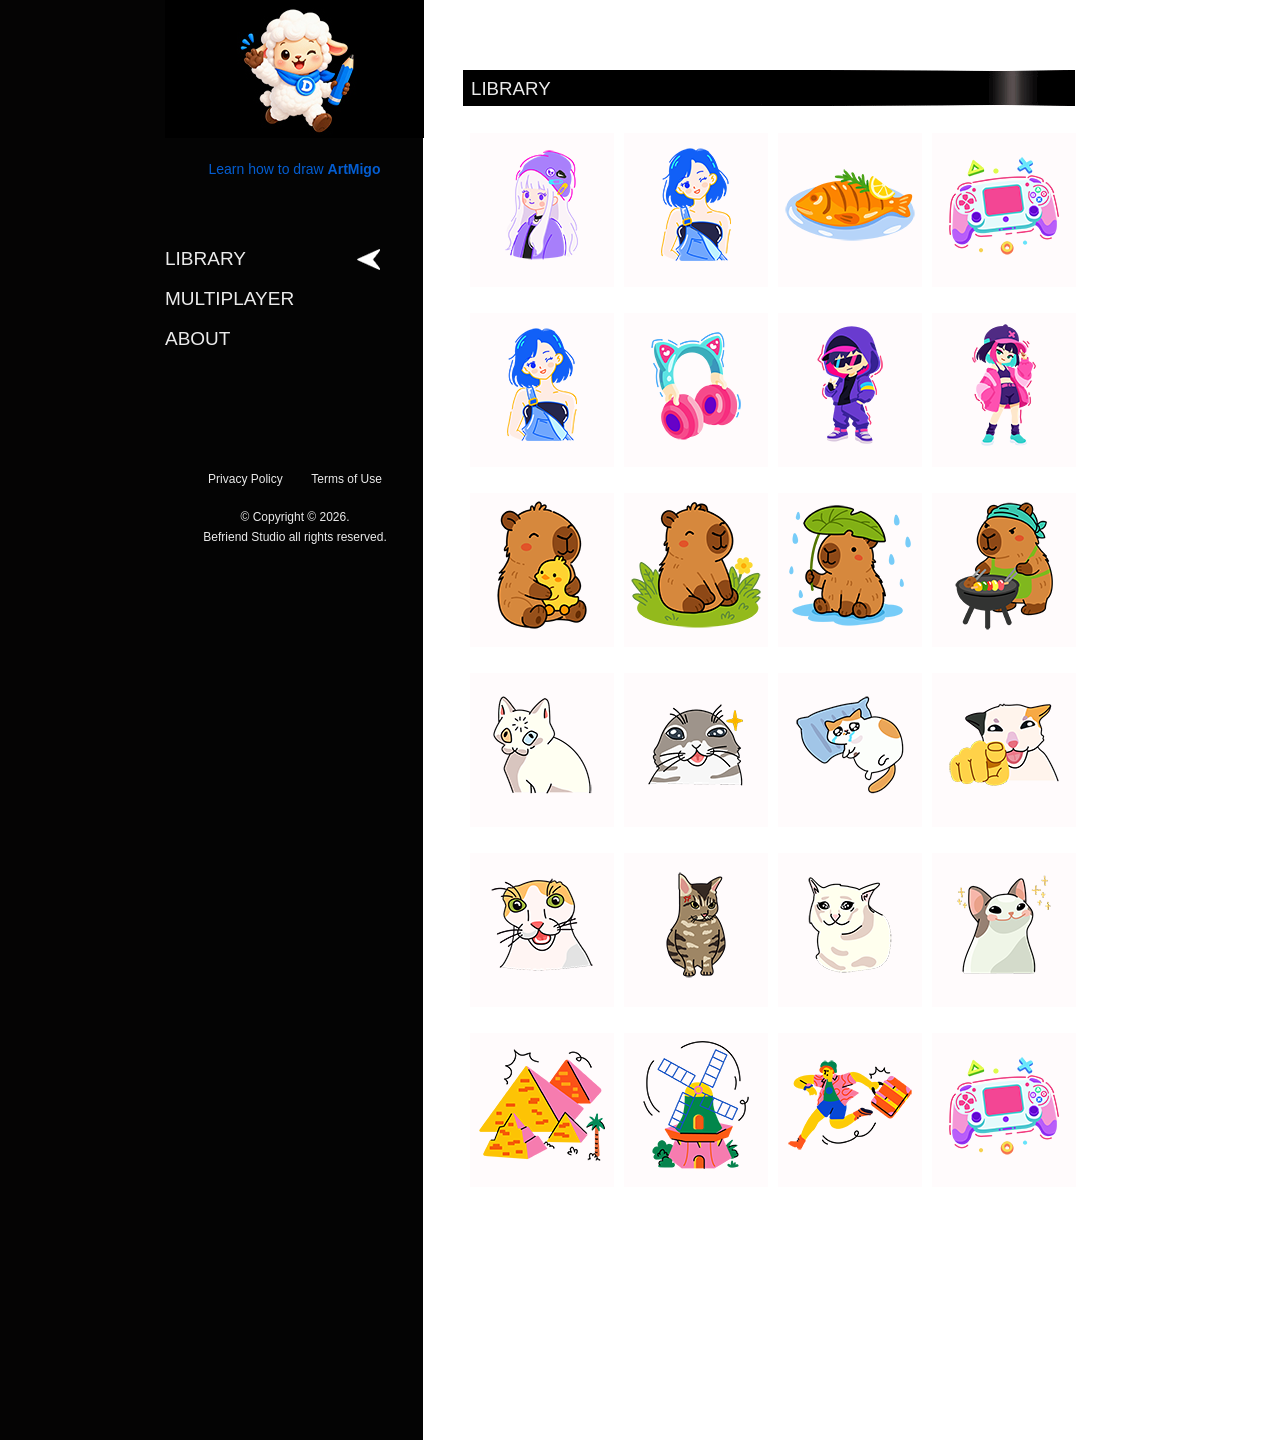
<file: index.html>
<!DOCTYPE html>
<html lang="en">

<head>
    <meta http-equiv="Content-Type" content="text/html; charset=utf-8" />

    <title>ArtMigo: Learn how to draw</title>

    <link rel="stylesheet"
          href="css/style.css"
          type="text/css"
          charset="utf-8" />
</head>


<body>

    <span id="background"></span>


    <div id="page">


        <!-- =========================
             SIDEBAR
        ========================== -->

        <div id="sidebar">


            <!-- LOGO -->

            <div id="logo">

                <a href="index.html">
                    Learn how to draw <b>ArtMigo</b>
                </a>

            </div>
            <!-- /#logo -->


            <!-- MAIN NAVIGATION -->

            <ul id="navigation">

                <li class="selected">
                    <a href="index.html">
                        Library
                    </a>
                </li>


                <li>
                    <a href="images.html">
                        Multiplayer
                    </a>
                </li>


                <li>
                    <a href="about.html">
                        About
                    </a>
                </li>

            </ul>
            <!-- /#navigation -->


            <!-- LEGAL LINKS -->

            <div class="legal-links">

                <a href="privacy-policy.html">
                    Privacy Policy
                </a>


                <a href="terms-of-use.html">
                    Terms of Use
                </a>

            </div>
            <!-- /.legal-links -->


            <!-- FOOTER -->

            <div class="footer">

                &copy; Copyright &copy; 2026.

                <br />

                <a href="index.html">
                    Befriend Studio
                </a>

                all rights reserved.

            </div>
            <!-- /.footer -->


        </div>
        <!-- /#sidebar -->


        <!-- =========================
             MAIN CONTENT
        ========================== -->

        <div id="contents">


            <h3>Library</h3>


            <ul class="images">


                <!-- ROW 1 -->

                <li>
                    <img src="images/Harajuku_4.png" alt="Harajuku" />
                </li>


                <li>
                    <img src="images/Artboard_1.png" alt="ArtMigo Drawing" />
                </li>


                <li>
                    <img src="images/daily_2.png" alt="Daily Drawing" />
                </li>


                <li>
                    <img src="images/Gaming.png" alt="Gaming" />
                </li>


                <!-- ROW 2 -->

                <li>
                    <img src="images/Artboard_1.png" alt="ArtMigo Drawing" />
                </li>


                <li>
                    <img src="images/Headphones.png" alt="Headphones" />
                </li>


                <li>
                    <img src="images/Street-Fashion-Boy.png"
                         alt="Street Fashion Boy" />
                </li>


                <li>
                    <img src="images/Street-Fashion-Girl.png"
                         alt="Street Fashion Girl" />
                </li>


                <!-- ROW 3 -->

                <li>
                    <img src="images/kapybara_2.png"
                         alt="Capybara" />
                </li>


                <li>
                    <img src="images/kapybara_4 (1).png"
                         alt="Capybara" />
                </li>


                <li>
                    <img src="images/kapybara_6.png"
                         alt="Capybara" />
                </li>


                <li>
                    <img src="images/kapybara_8.png"
                         alt="Capybara" />
                </li>


                <!-- ROW 4 -->

                <li>
                    <img src="images/Meme/image 1.png"
                         alt="Meme Drawing" />
                </li>


                <li>
                    <img src="images/Meme/image 2.png"
                         alt="Meme Drawing" />
                </li>


                <li>
                    <img src="images/Meme/image 3.png"
                         alt="Meme Drawing" />
                </li>


                <li>
                    <img src="images/Meme/image 4.png"
                         alt="Meme Drawing" />
                </li>


                <!-- ROW 5 -->

                <li>
                    <img src="images/Meme/image 5.png"
                         alt="Meme Drawing" />
                </li>


                <li>
                    <img src="images/Meme/image 6.png"
                         alt="Meme Drawing" />
                </li>


                <li>
                    <img src="images/Meme/image 7.png"
                         alt="Meme Drawing" />
                </li>


                <li>
                    <img src="images/Meme/image 41.png"
                         alt="Meme Drawing" />
                </li>


                <!-- ROW 6 -->

                <li>
                    <img src="images/Travel_2.png"
                         alt="Travel Drawing" />
                </li>


                <li>
                    <img src="images/Travel_4.png"
                         alt="Travel Drawing" />
                </li>


                <li>
                    <img src="images/Travel_9.png"
                         alt="Travel Drawing" />
                </li>


                <li>
                    <img src="images/Gaming.png"
                         alt="Gaming Drawing" />
                </li>


            </ul>
            <!-- /.images -->


        </div>
        <!-- /#contents -->


    </div>
    <!-- /#page -->


</body>

</html>
</file>
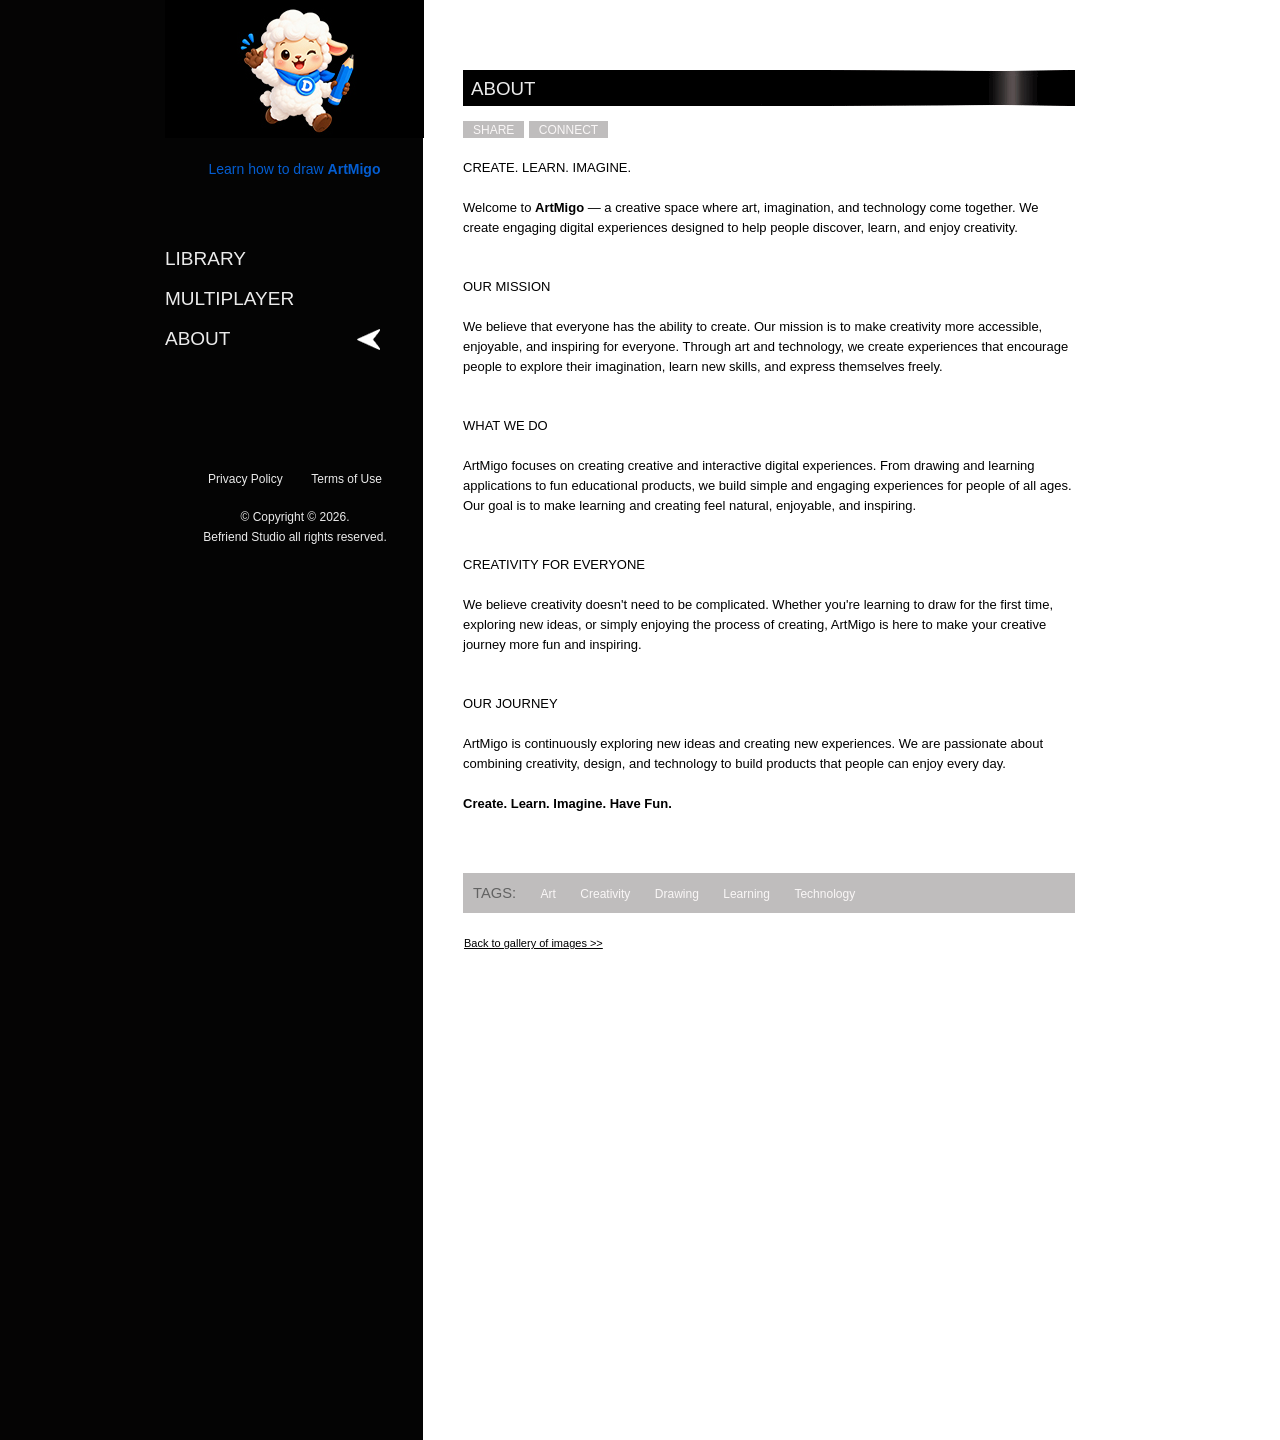
<file: about.html>
<!DOCTYPE html>
<html lang="en">
<head>
    <meta http-equiv="Content-Type" content="text/html; charset=utf-8" />
    <meta name="viewport" content="width=device-width, initial-scale=1.0" />

    <title>About | ArtMigo</title>

    <link rel="stylesheet" href="css/style.css" type="text/css" charset="utf-8" />
</head>

<body>

    <span id="background"></span>

    <div id="page">
         <!-- =========================
             SIDEBAR
        ========================== -->

        <div id="sidebar">


            <!-- LOGO -->

            <div id="logo">

                <a href="index.html">
                    Learn how to draw <b>ArtMigo</b>
                </a>

            </div>
            <!-- /#logo -->


            <!-- MAIN NAVIGATION -->

            <ul id="navigation">

                <li >
                    <a href="index.html">
                        Library
                    </a>
                </li>


                <li>
                    <a href="images.html">
                        Multiplayer
                    </a>
                </li>


                <li class="selected">
                    <a href="about.html">
                        About
                    </a>
                </li>

            </ul>
            <!-- /#navigation -->


            <!-- LEGAL LINKS -->

            <div class="legal-links">

                <a href="privacy-policy.html">
                    Privacy Policy
                </a>


                <a href="terms-of-use.html">
                    Terms of Use
                </a>

            </div>
            <!-- /.legal-links -->


            <!-- FOOTER -->

            <div class="footer">

                &copy; Copyright &copy; 2026.

                <br />

                <a href="index.html">
                    Befriend Studio
                </a>

                all rights reserved.

            </div>
            <!-- /.footer -->


        </div>
        <!-- /#sidebar -->


        <!-- Main Content -->
        <div id="contents">

            <!-- <span class="header"></span> -->

            <h3>About</h3>

            <!-- Optional Share Links -->
            <div class="links">
                <a href="#">Share</a>
                <a href="#">Connect</a>
            </div>


            <div class="about">

                <span>
                    CREATE. LEARN. IMAGINE.
                </span>

                <p>
                    Welcome to <strong>ArtMigo</strong> — a creative space
                    where art, imagination, and technology come together.
                    We create engaging digital experiences designed to help
                    people discover, learn, and enjoy creativity.
                </p>


                <span>
                    OUR MISSION
                </span>

                <p>
                    We believe that everyone has the ability to create.
                    Our mission is to make creativity more accessible,
                    enjoyable, and inspiring for everyone.
                    Through art and technology, we create experiences
                    that encourage people to explore their imagination,
                    learn new skills, and express themselves freely.
                </p>


                <span>
                    WHAT WE DO
                </span>

                <p>
                    ArtMigo focuses on creating creative and interactive
                    digital experiences. From drawing and learning
                    applications to fun educational products, we build
                    simple and engaging experiences for people of all ages.
                    Our goal is to make learning and creating feel natural,
                    enjoyable, and inspiring.
                </p>


                <span>
                    CREATIVITY FOR EVERYONE
                </span>

                <p>
                    We believe creativity doesn't need to be complicated.
                    Whether you're learning to draw for the first time,
                    exploring new ideas, or simply enjoying the process
                    of creating, ArtMigo is here to make your creative
                    journey more fun and inspiring.
                </p>


                <span>
                    OUR JOURNEY
                </span>

                <p>
                    ArtMigo is continuously exploring new ideas and creating
                    new experiences. We are passionate about combining
                    creativity, design, and technology to build products
                    that people can enjoy every day.
                    <br /><br />

                    <strong>Create. Learn. Imagine. Have Fun.</strong>
                </p>

            </div>


            <!-- Tags -->
            <div class="tags">

                <span>Tags:</span>

                <a href="#">Art</a>
                <a href="#">Creativity</a>
                <a href="#">Drawing</a>
                <a href="#">Learning</a>
                <a href="#">Technology</a>

            </div>


            <!-- Optional Gallery Images -->
            <!--
            <ul class="images">

                <li>
                    <img src="images/image1.jpg" alt="ArtMigo Artwork" />
                </li>

                <li>
                    <img src="images/image2.jpg" alt="ArtMigo Artwork" />
                </li>

                <li>
                    <img src="images/image3.jpg" alt="ArtMigo Artwork" />
                </li>

                <li>
                    <img src="images/image4.jpg" alt="ArtMigo Artwork" />
                </li>

            </ul>
            -->

            <a href="index.html" class="img-gallery">
                Back to gallery of images >>
            </a>

        </div>
        <!-- /#contents -->

    </div>
    <!-- /#page -->

</body>
</html>
</file>
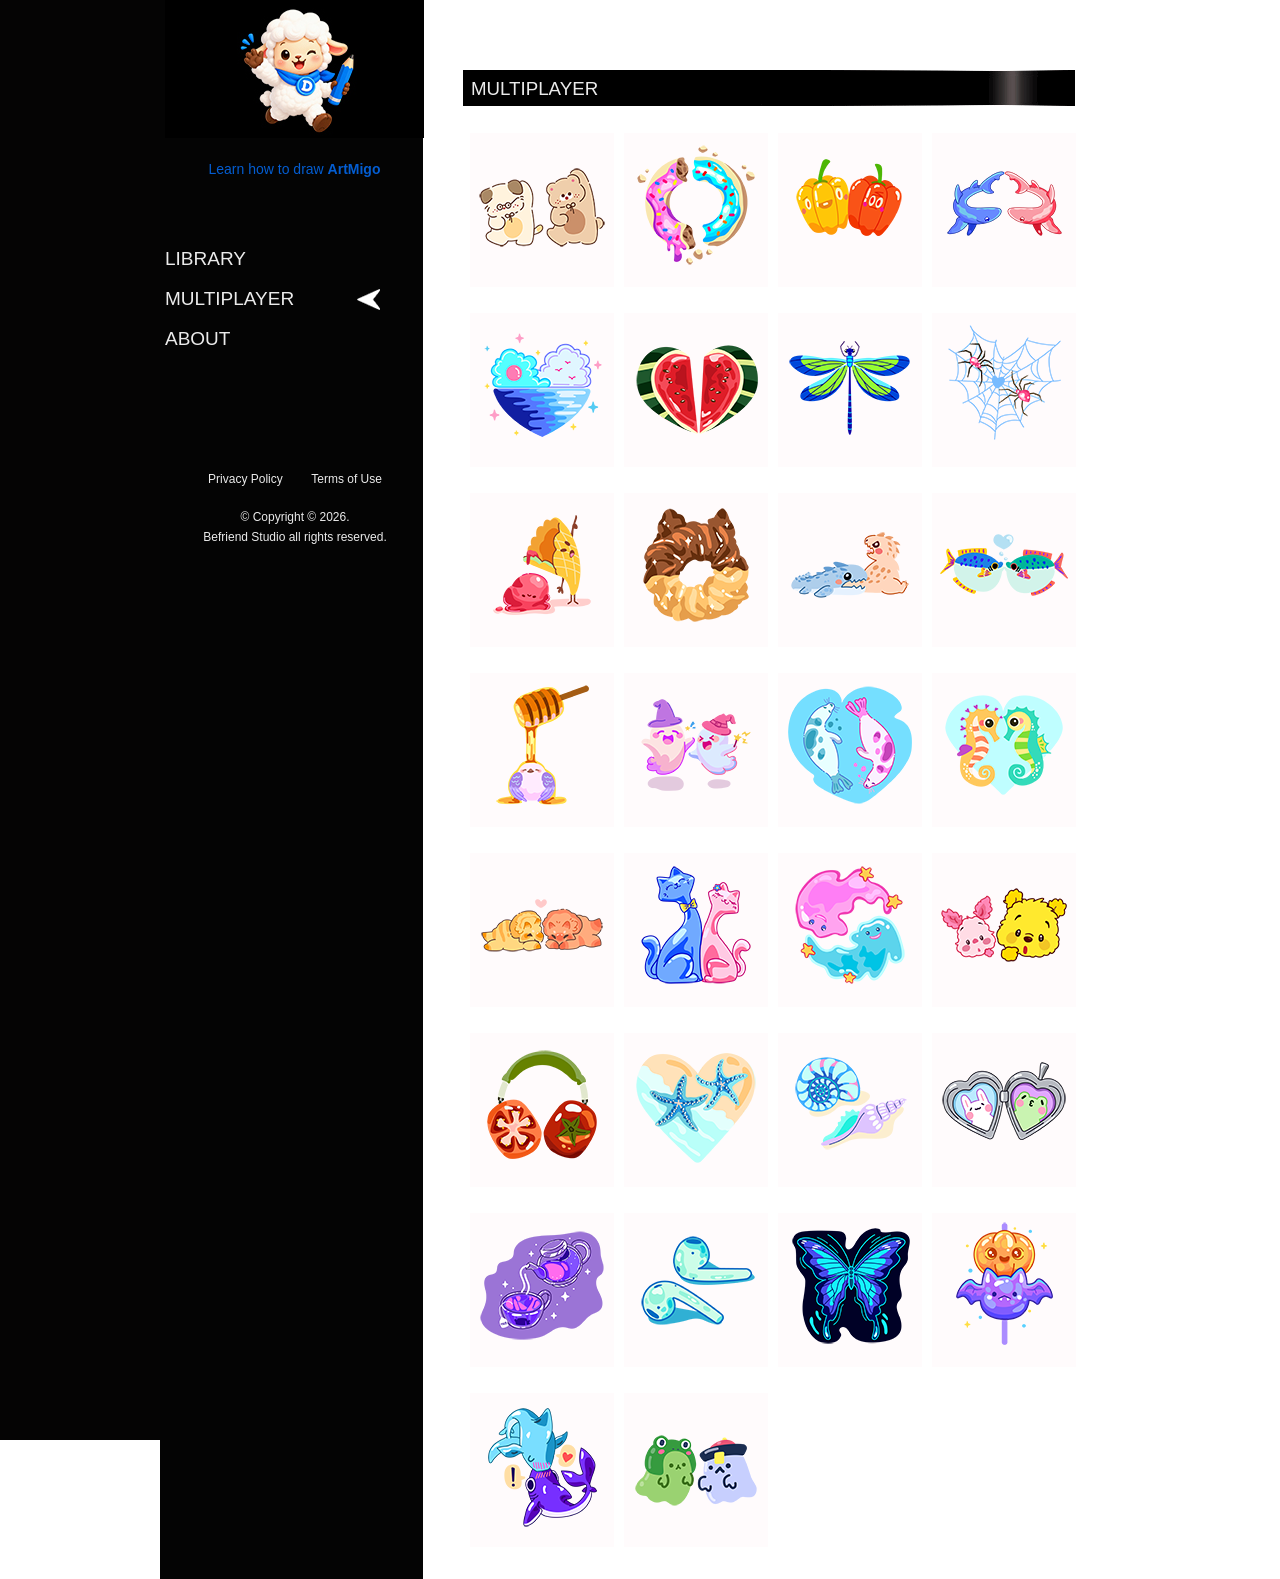
<file: images.html>
<!DOCTYPE html>
<html>
<head>
	<meta http-equiv="Content-Type" content="text/html; charset=utf-8" />
	<title>ArtMigo: Learn how to draw</title>
	<link rel="stylesheet" href="css/style.css" type="text/css" charset="utf-8" />	
</head>

<body>
	<span id="background"></span>
	<div id="page">
		 <!-- =========================
             SIDEBAR
        ========================== -->

        <div id="sidebar">


            <!-- LOGO -->

            <div id="logo">

                <a href="index.html">
                    Learn how to draw <b>ArtMigo</b>
                </a>

            </div>
            <!-- /#logo -->


            <!-- MAIN NAVIGATION -->

            <ul id="navigation">

                <li >
                    <a href="index.html">
                        Library
                    </a>
                </li>


                <li class="selected">
                    <a href="images.html">
                        Multiplayer
                    </a>
                </li>


                <li>
                    <a href="about.html">
                        About
                    </a>
                </li>

            </ul>
            <!-- /#navigation -->


            <!-- LEGAL LINKS -->

            <div class="legal-links">

                <a href="privacy-policy.html">
                    Privacy Policy
                </a>


                <a href="terms-of-use.html">
                    Terms of Use
                </a>

            </div>
            <!-- /.legal-links -->


            <!-- FOOTER -->

            <div class="footer">

                &copy; Copyright &copy; 2026.

                <br />

                <a href="index.html">
                    Befriend Studio
                </a>

                all rights reserved.

            </div>
            <!-- /.footer -->


        </div>
        <!-- /#sidebar -->
		
		<div id="contents">
			<h3>Multiplayer</h3>
			<!-- <span class="header"></span> -->
			<ul class="images">
				<li><img src="images/1.png" alt="Img" /></li>
				<li><img src="images/2.png" alt="Img" /></li>
				<li><img src="images/3.png" alt="Img" /></li>
				<li><img src="images/4.png" alt="Img" /></li>
			

				<li><img src="images/5.png" alt="Img" /></li>
				<li><img src="images/6.png" alt="Img" /></li>
				<li><img src="images/7.png" alt="Img" /></li>
				<li><img src="images/8.png" alt="Img" /></li>

				<li><img src="images/9.png" alt="Img" /></li>
				<li><img src="images/10.png" alt="Img" /></li>
				<li><img src="images/11.png" alt="Img" /></li>
				<li><img src="images/12.png" alt="Img" /></li>

				<li><img src="images/13.png" alt="Img" /></li>
				<li><img src="images/14.png" alt="Img" /></li>
				<li><img src="images/15.png" alt="Img" /></li>
				<li><img src="images/16.png" alt="Img" /></li>

				<li><img src="images/17.png" alt="Img" /></li>
				<li><img src="images/18.png" alt="Img" /></li>
				<li><img src="images/19.png" alt="Img" /></li>
				<li><img src="images/20.png" alt="Img" /></li>

				<li><img src="images/21.png" alt="Img" /></li>
				<li><img src="images/22.png" alt="Img" /></li>
				<li><img src="images/23.png" alt="Img" /></li>
				<li><img src="images/24.png" alt="Img" /></li>

					<li><img src="images/25.png" alt="Img" /></li>
				<li><img src="images/26.png" alt="Img" /></li>
				<li><img src="images/27.png" alt="Img" /></li>
				<li><img src="images/28.png" alt="Img" /></li>
				<li><img src="images/29.png" alt="Img" /></li>
				<li><img src="images/30.png" alt="Img" /></li>
			</ul>
		</div> <!-- /#contents -->
	</div> <!-- /#page -->
</body>
</html>
</file>
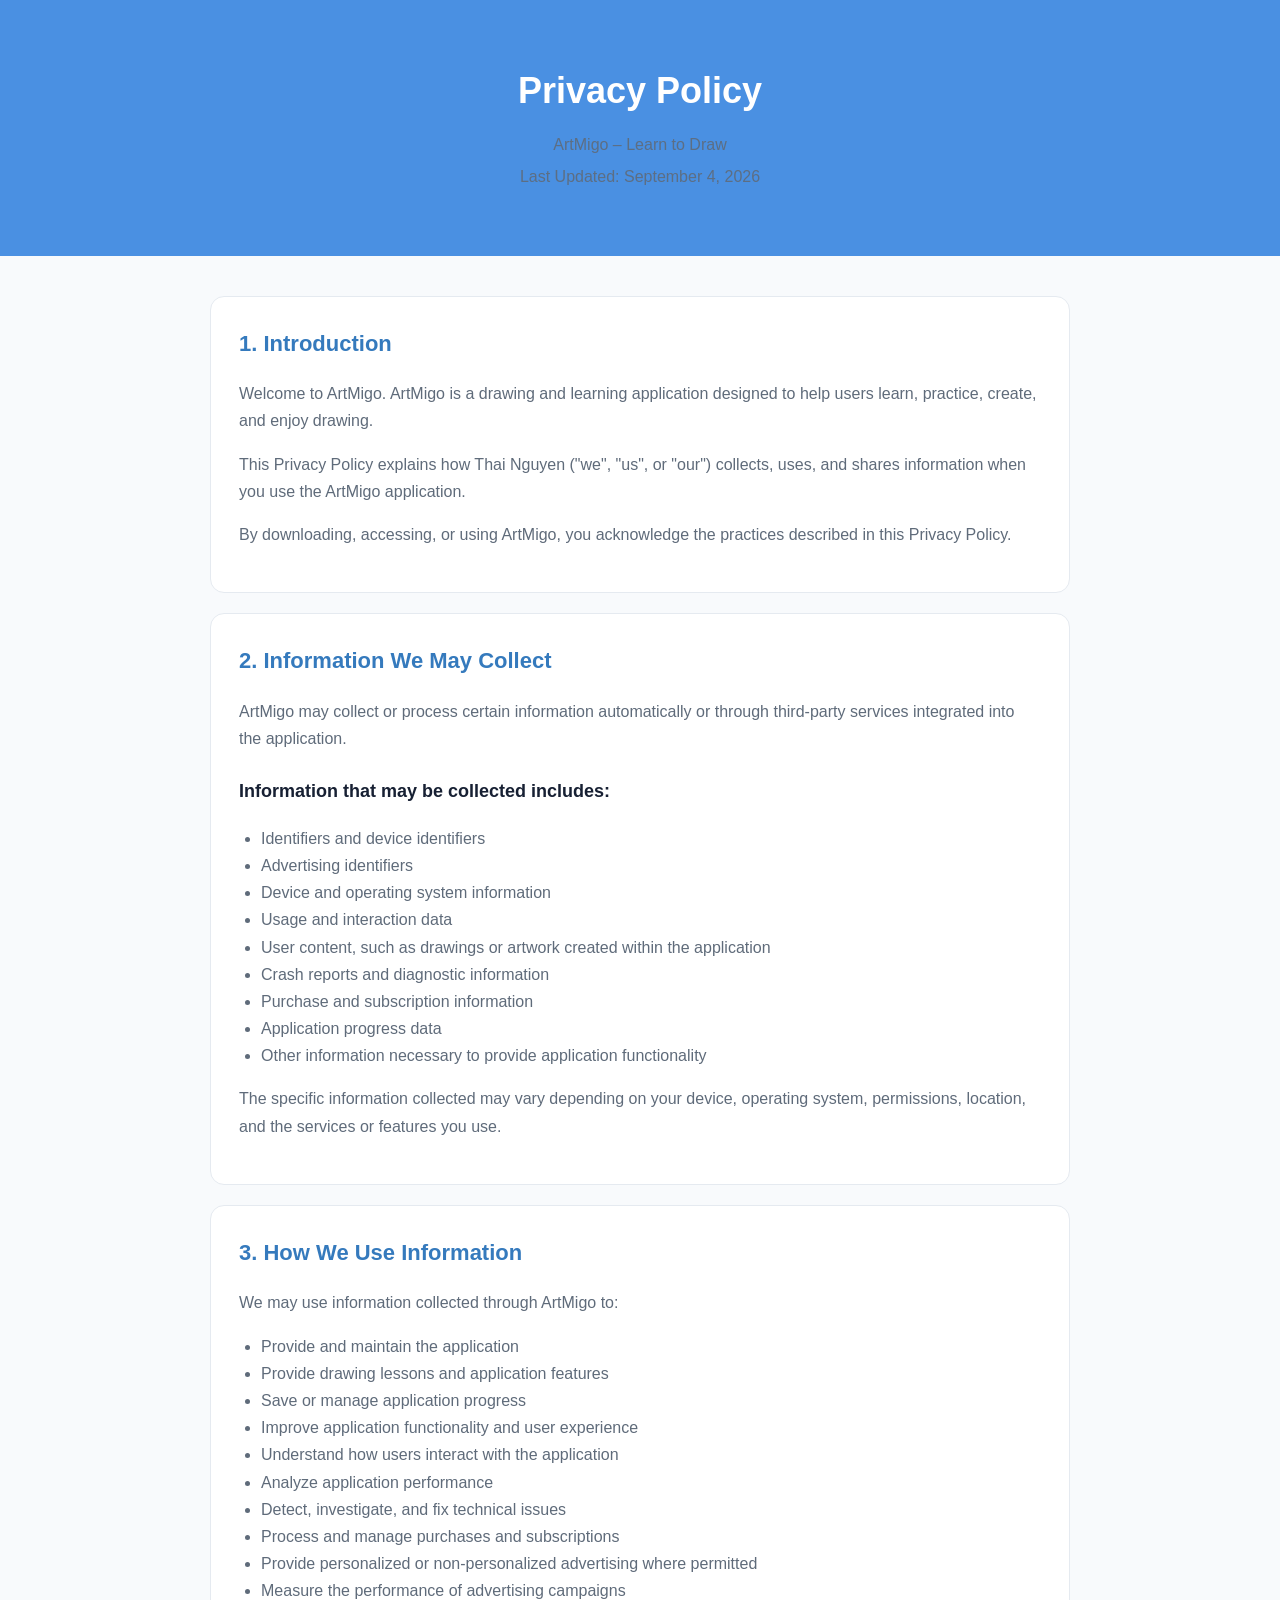
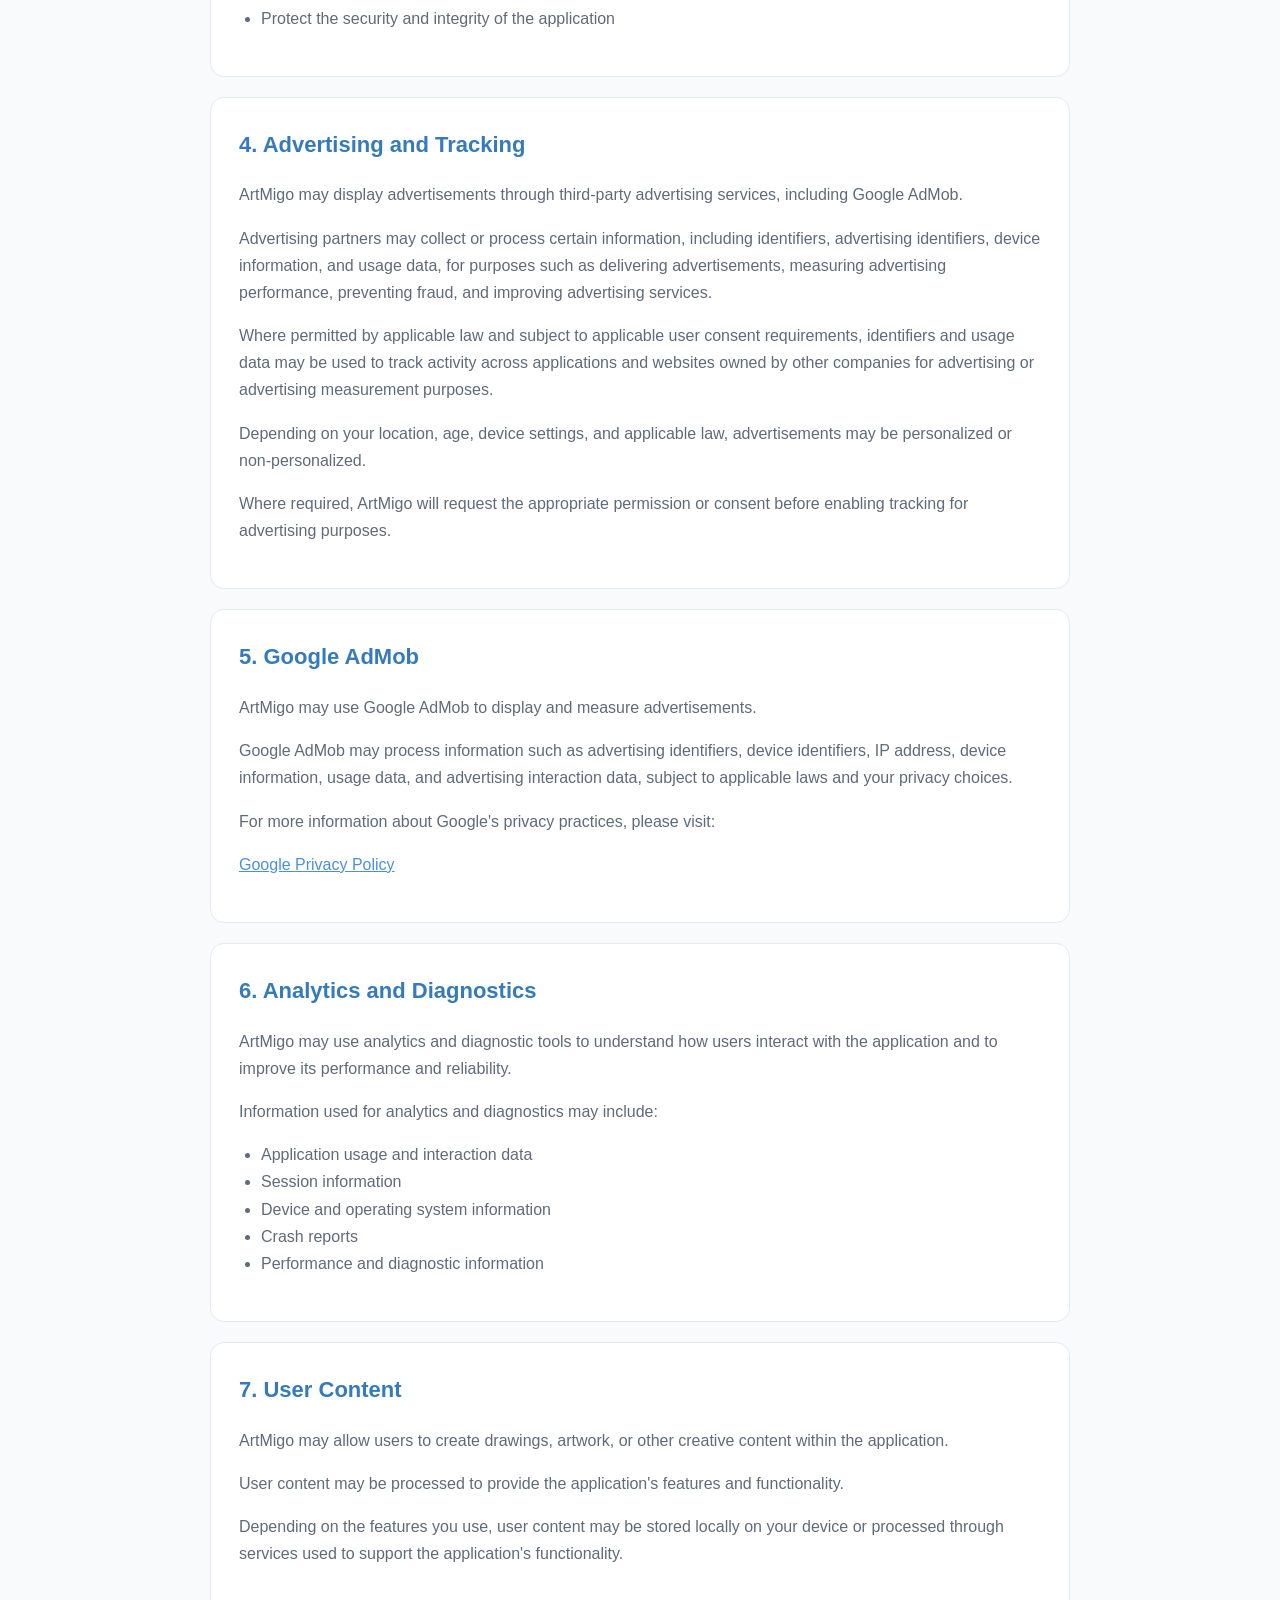
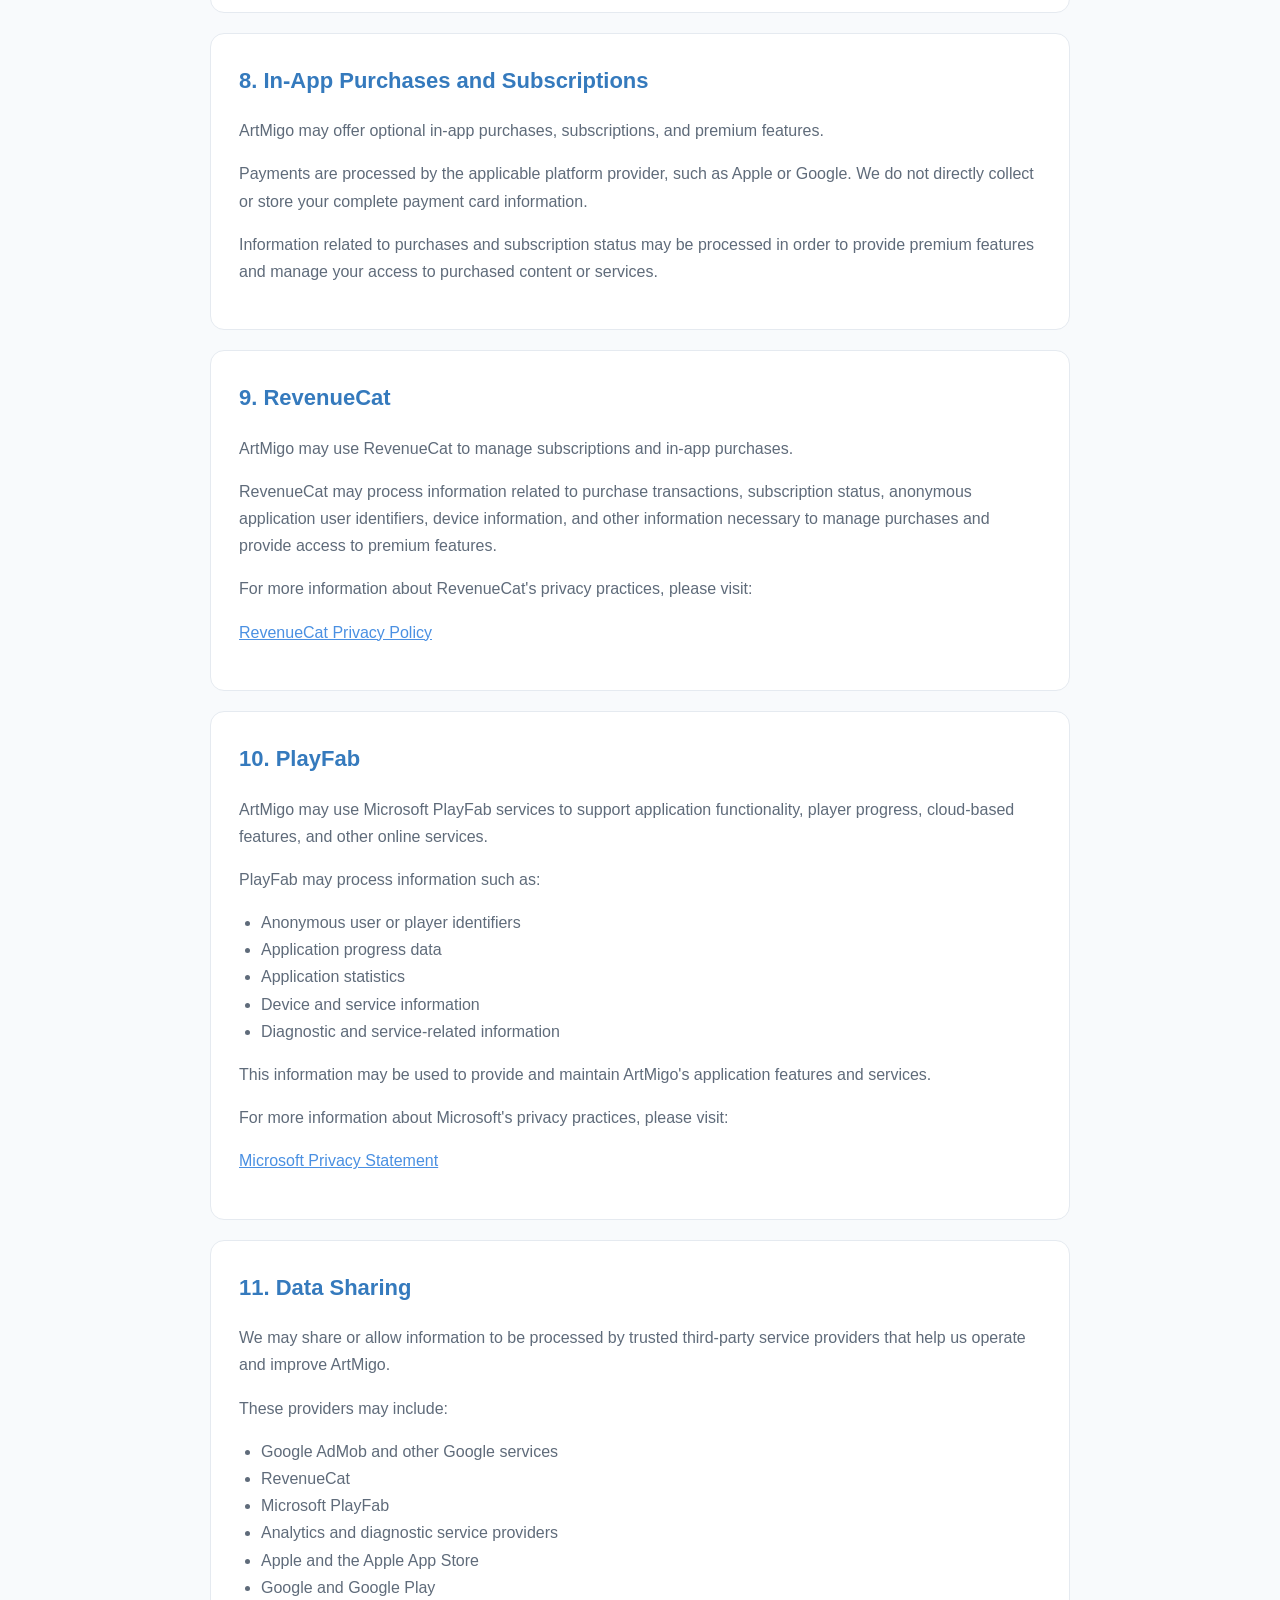
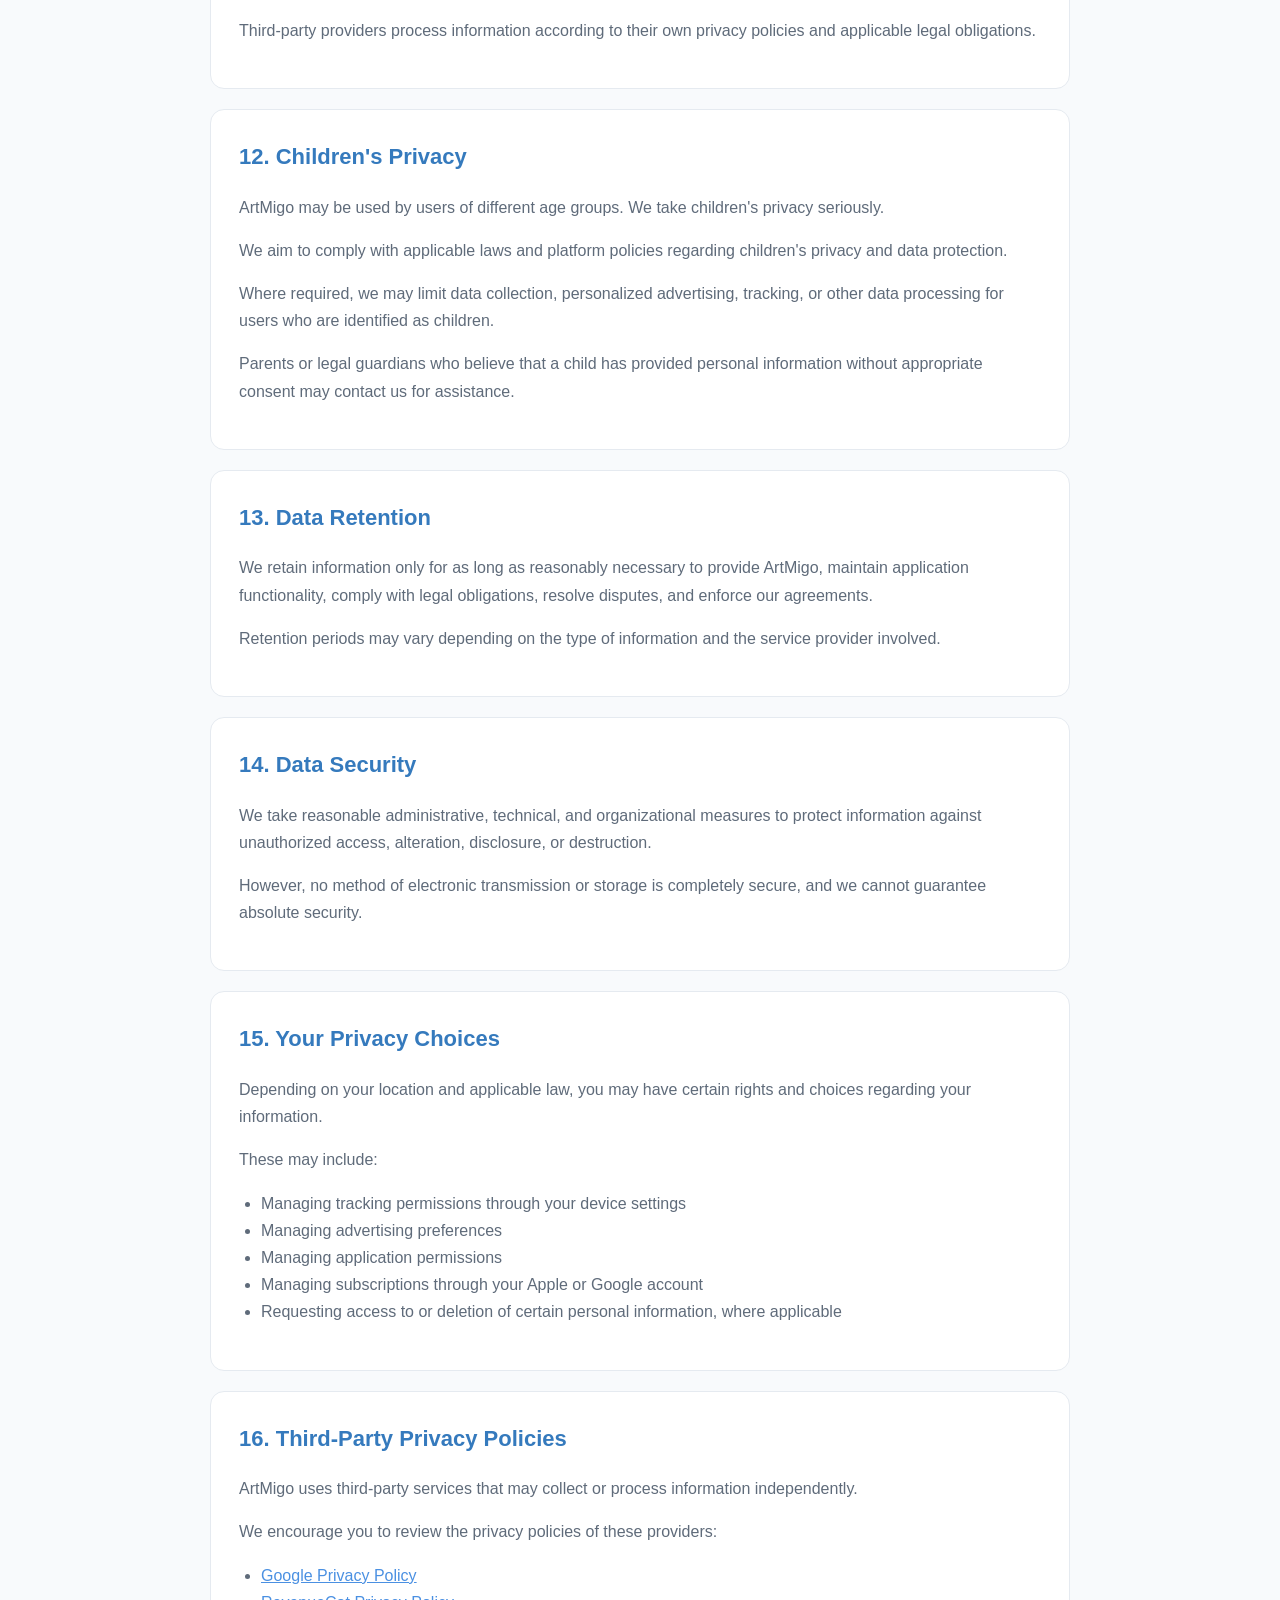
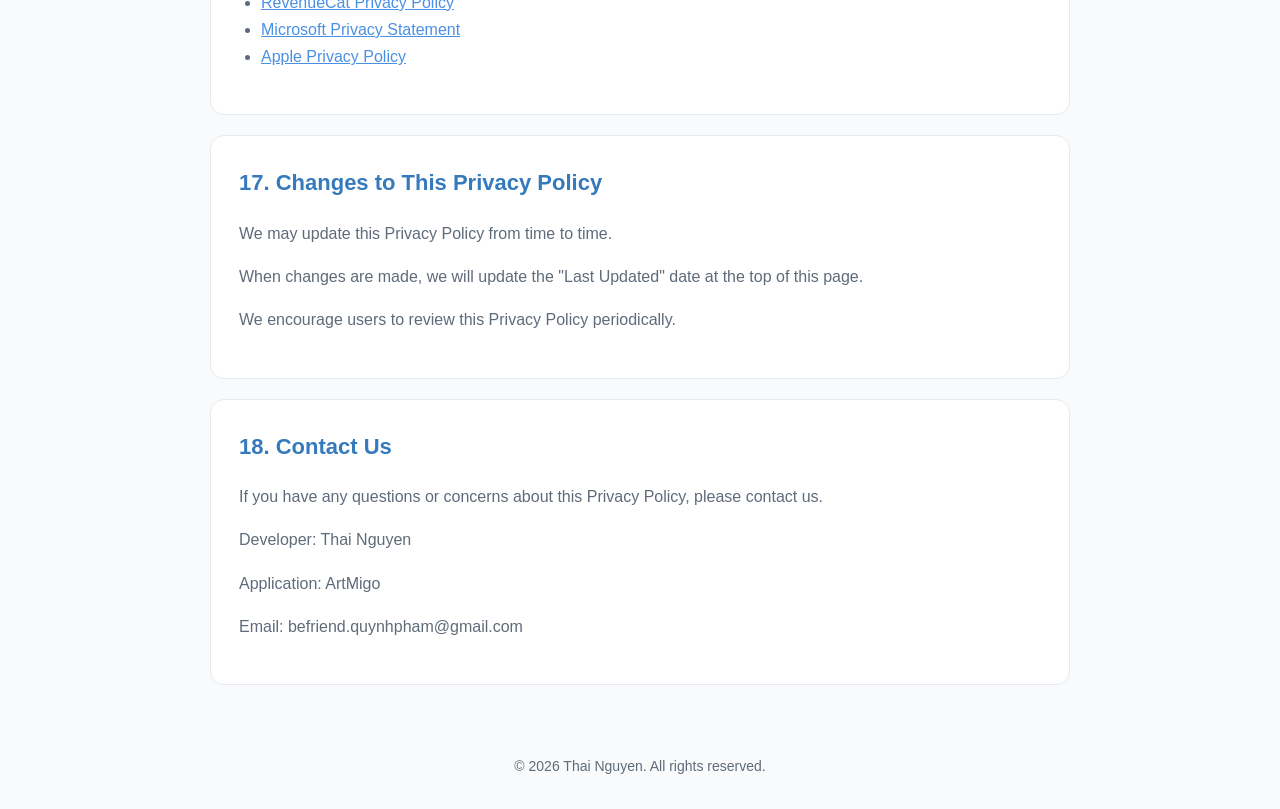
<file: privacy-policy.html>
<!DOCTYPE html>
<html lang="en">
<head>
    <meta charset="UTF-8">
    <meta name="viewport" content="width=device-width, initial-scale=1.0">

    <title>Privacy Policy - ArtMigo</title>

    <style>
        :root {
            --primary: #4A90E2;
            --primary-dark: #357ABD;
            --background: #F8FAFC;
            --card: #FFFFFF;
            --text: #172033;
            --text-secondary: #5F6B7A;
            --border: #E5EAF0;
        }

        * {
            box-sizing: border-box;
        }

        body {
            margin: 0;
            font-family: -apple-system, BlinkMacSystemFont, "Segoe UI",
                         Roboto, Helvetica, Arial, sans-serif;
            background: var(--background);
            color: var(--text);
            line-height: 1.7;
        }

        header {
            background: var(--primary);
            color: white;
            padding: 60px 20px;
            text-align: center;
        }

        header h1 {
            margin: 0 0 10px;
            font-size: 36px;
        }

        header p {
            margin: 5px 0;
            opacity: 0.9;
        }

        main {
            max-width: 900px;
            margin: 40px auto;
            padding: 0 20px;
        }

        section {
            background: var(--card);
            padding: 28px;
            margin-bottom: 20px;
            border: 1px solid var(--border);
            border-radius: 14px;
        }

        h2 {
            margin-top: 0;
            color: var(--primary-dark);
            font-size: 22px;
        }

        h3 {
            margin-top: 24px;
            font-size: 18px;
        }

        p,
        li {
            color: var(--text-secondary);
        }

        ul {
            padding-left: 22px;
        }

        a {
            color: var(--primary);
            word-break: break-word;
        }

        footer {
            text-align: center;
            padding: 30px 20px;
            color: var(--text-secondary);
            font-size: 14px;
        }
    </style>
</head>

<body>

<header>
    <h1>Privacy Policy</h1>
    <p>ArtMigo – Learn to Draw</p>
    <p>Last Updated: September 4, 2026</p>
</header>

<main>

<section>
    <h2>1. Introduction</h2>

    <p>
        Welcome to ArtMigo. ArtMigo is a drawing and learning application
        designed to help users learn, practice, create, and enjoy drawing.
    </p>

    <p>
        This Privacy Policy explains how Thai Nguyen ("we", "us", or "our")
        collects, uses, and shares information when you use the ArtMigo
        application.
    </p>

    <p>
        By downloading, accessing, or using ArtMigo, you acknowledge the
        practices described in this Privacy Policy.
    </p>
</section>


<section>
    <h2>2. Information We May Collect</h2>

    <p>
        ArtMigo may collect or process certain information automatically
        or through third-party services integrated into the application.
    </p>

    <h3>Information that may be collected includes:</h3>

    <ul>
        <li>Identifiers and device identifiers</li>
        <li>Advertising identifiers</li>
        <li>Device and operating system information</li>
        <li>Usage and interaction data</li>
        <li>User content, such as drawings or artwork created within the application</li>
        <li>Crash reports and diagnostic information</li>
        <li>Purchase and subscription information</li>
        <li>Application progress data</li>
        <li>Other information necessary to provide application functionality</li>
    </ul>

    <p>
        The specific information collected may vary depending on your device,
        operating system, permissions, location, and the services or features
        you use.
    </p>
</section>


<section>
    <h2>3. How We Use Information</h2>

    <p>
        We may use information collected through ArtMigo to:
    </p>

    <ul>
        <li>Provide and maintain the application</li>
        <li>Provide drawing lessons and application features</li>
        <li>Save or manage application progress</li>
        <li>Improve application functionality and user experience</li>
        <li>Understand how users interact with the application</li>
        <li>Analyze application performance</li>
        <li>Detect, investigate, and fix technical issues</li>
        <li>Process and manage purchases and subscriptions</li>
        <li>Provide personalized or non-personalized advertising where permitted</li>
        <li>Measure the performance of advertising campaigns</li>
        <li>Protect the security and integrity of the application</li>
    </ul>
</section>


<section>
    <h2>4. Advertising and Tracking</h2>

    <p>
        ArtMigo may display advertisements through third-party advertising
        services, including Google AdMob.
    </p>

    <p>
        Advertising partners may collect or process certain information,
        including identifiers, advertising identifiers, device information,
        and usage data, for purposes such as delivering advertisements,
        measuring advertising performance, preventing fraud, and improving
        advertising services.
    </p>

    <p>
        Where permitted by applicable law and subject to applicable user
        consent requirements, identifiers and usage data may be used to track
        activity across applications and websites owned by other companies for
        advertising or advertising measurement purposes.
    </p>

    <p>
        Depending on your location, age, device settings, and applicable law,
        advertisements may be personalized or non-personalized.
    </p>

    <p>
        Where required, ArtMigo will request the appropriate permission or
        consent before enabling tracking for advertising purposes.
    </p>
</section>


<section>
    <h2>5. Google AdMob</h2>

    <p>
        ArtMigo may use Google AdMob to display and measure advertisements.
    </p>

    <p>
        Google AdMob may process information such as advertising identifiers,
        device identifiers, IP address, device information, usage data, and
        advertising interaction data, subject to applicable laws and your
        privacy choices.
    </p>

    <p>
        For more information about Google's privacy practices, please visit:
    </p>

    <p>
        <a href="https://policies.google.com/privacy" target="_blank">
            Google Privacy Policy
        </a>
    </p>
</section>


<section>
    <h2>6. Analytics and Diagnostics</h2>

    <p>
        ArtMigo may use analytics and diagnostic tools to understand how users
        interact with the application and to improve its performance and
        reliability.
    </p>

    <p>
        Information used for analytics and diagnostics may include:
    </p>

    <ul>
        <li>Application usage and interaction data</li>
        <li>Session information</li>
        <li>Device and operating system information</li>
        <li>Crash reports</li>
        <li>Performance and diagnostic information</li>
    </ul>
</section>


<section>
    <h2>7. User Content</h2>

    <p>
        ArtMigo may allow users to create drawings, artwork, or other creative
        content within the application.
    </p>

    <p>
        User content may be processed to provide the application's features
        and functionality.
    </p>

    <p>
        Depending on the features you use, user content may be stored locally
        on your device or processed through services used to support the
        application's functionality.
    </p>
</section>


<section>
    <h2>8. In-App Purchases and Subscriptions</h2>

    <p>
        ArtMigo may offer optional in-app purchases, subscriptions, and
        premium features.
    </p>

    <p>
        Payments are processed by the applicable platform provider, such as
        Apple or Google. We do not directly collect or store your complete
        payment card information.
    </p>

    <p>
        Information related to purchases and subscription status may be
        processed in order to provide premium features and manage your access
        to purchased content or services.
    </p>
</section>


<section>
    <h2>9. RevenueCat</h2>

    <p>
        ArtMigo may use RevenueCat to manage subscriptions and in-app
        purchases.
    </p>

    <p>
        RevenueCat may process information related to purchase transactions,
        subscription status, anonymous application user identifiers, device
        information, and other information necessary to manage purchases and
        provide access to premium features.
    </p>

    <p>
        For more information about RevenueCat's privacy practices, please
        visit:
    </p>

    <p>
        <a href="https://www.revenuecat.com/privacy"
           target="_blank">
            RevenueCat Privacy Policy
        </a>
    </p>
</section>


<section>
    <h2>10. PlayFab</h2>

    <p>
        ArtMigo may use Microsoft PlayFab services to support application
        functionality, player progress, cloud-based features, and other
        online services.
    </p>

    <p>
        PlayFab may process information such as:
    </p>

    <ul>
        <li>Anonymous user or player identifiers</li>
        <li>Application progress data</li>
        <li>Application statistics</li>
        <li>Device and service information</li>
        <li>Diagnostic and service-related information</li>
    </ul>

    <p>
        This information may be used to provide and maintain ArtMigo's
        application features and services.
    </p>

    <p>
        For more information about Microsoft's privacy practices, please
        visit:
    </p>

    <p>
        <a href="https://privacy.microsoft.com/privacystatement"
           target="_blank">
            Microsoft Privacy Statement
        </a>
    </p>
</section>


<section>
    <h2>11. Data Sharing</h2>

    <p>
        We may share or allow information to be processed by trusted
        third-party service providers that help us operate and improve
        ArtMigo.
    </p>

    <p>
        These providers may include:
    </p>

    <ul>
        <li>Google AdMob and other Google services</li>
        <li>RevenueCat</li>
        <li>Microsoft PlayFab</li>
        <li>Analytics and diagnostic service providers</li>
        <li>Apple and the Apple App Store</li>
        <li>Google and Google Play</li>
    </ul>

    <p>
        Third-party providers process information according to their own
        privacy policies and applicable legal obligations.
    </p>
</section>


<section>
    <h2>12. Children's Privacy</h2>

    <p>
        ArtMigo may be used by users of different age groups. We take
        children's privacy seriously.
    </p>

    <p>
        We aim to comply with applicable laws and platform policies regarding
        children's privacy and data protection.
    </p>

    <p>
        Where required, we may limit data collection, personalized advertising,
        tracking, or other data processing for users who are identified as
        children.
    </p>

    <p>
        Parents or legal guardians who believe that a child has provided
        personal information without appropriate consent may contact us for
        assistance.
    </p>
</section>


<section>
    <h2>13. Data Retention</h2>

    <p>
        We retain information only for as long as reasonably necessary to
        provide ArtMigo, maintain application functionality, comply with legal
        obligations, resolve disputes, and enforce our agreements.
    </p>

    <p>
        Retention periods may vary depending on the type of information and
        the service provider involved.
    </p>
</section>


<section>
    <h2>14. Data Security</h2>

    <p>
        We take reasonable administrative, technical, and organizational
        measures to protect information against unauthorized access,
        alteration, disclosure, or destruction.
    </p>

    <p>
        However, no method of electronic transmission or storage is completely
        secure, and we cannot guarantee absolute security.
    </p>
</section>


<section>
    <h2>15. Your Privacy Choices</h2>

    <p>
        Depending on your location and applicable law, you may have certain
        rights and choices regarding your information.
    </p>

    <p>
        These may include:
    </p>

    <ul>
        <li>Managing tracking permissions through your device settings</li>
        <li>Managing advertising preferences</li>
        <li>Managing application permissions</li>
        <li>Managing subscriptions through your Apple or Google account</li>
        <li>Requesting access to or deletion of certain personal information, where applicable</li>
    </ul>
</section>


<section>
    <h2>16. Third-Party Privacy Policies</h2>

    <p>
        ArtMigo uses third-party services that may collect or process
        information independently.
    </p>

    <p>
        We encourage you to review the privacy policies of these providers:
    </p>

    <ul>
        <li>
            <a href="https://policies.google.com/privacy"
               target="_blank">
                Google Privacy Policy
            </a>
        </li>

        <li>
            <a href="https://www.revenuecat.com/privacy"
               target="_blank">
                RevenueCat Privacy Policy
            </a>
        </li>

        <li>
            <a href="https://privacy.microsoft.com/privacystatement"
               target="_blank">
                Microsoft Privacy Statement
            </a>
        </li>

        <li>
            <a href="https://www.apple.com/legal/privacy/"
               target="_blank">
                Apple Privacy Policy
            </a>
        </li>
    </ul>
</section>


<section>
    <h2>17. Changes to This Privacy Policy</h2>

    <p>
        We may update this Privacy Policy from time to time.
    </p>

    <p>
        When changes are made, we will update the "Last Updated" date at the
        top of this page.
    </p>

    <p>
        We encourage users to review this Privacy Policy periodically.
    </p>
</section>


<section>
    <h2>18. Contact Us</h2>

    <p>
        If you have any questions or concerns about this Privacy Policy,
        please contact us.
    </p>

    <p>
        Developer: Thai Nguyen
    </p>

    <p>
        Application: ArtMigo
    </p>

    <p>
        Email: befriend.quynhpham@gmail.com
    </p>
</section>

</main>


<footer>
    © 2026 Thai Nguyen. All rights reserved.
</footer>

</body>
</html>
</file>
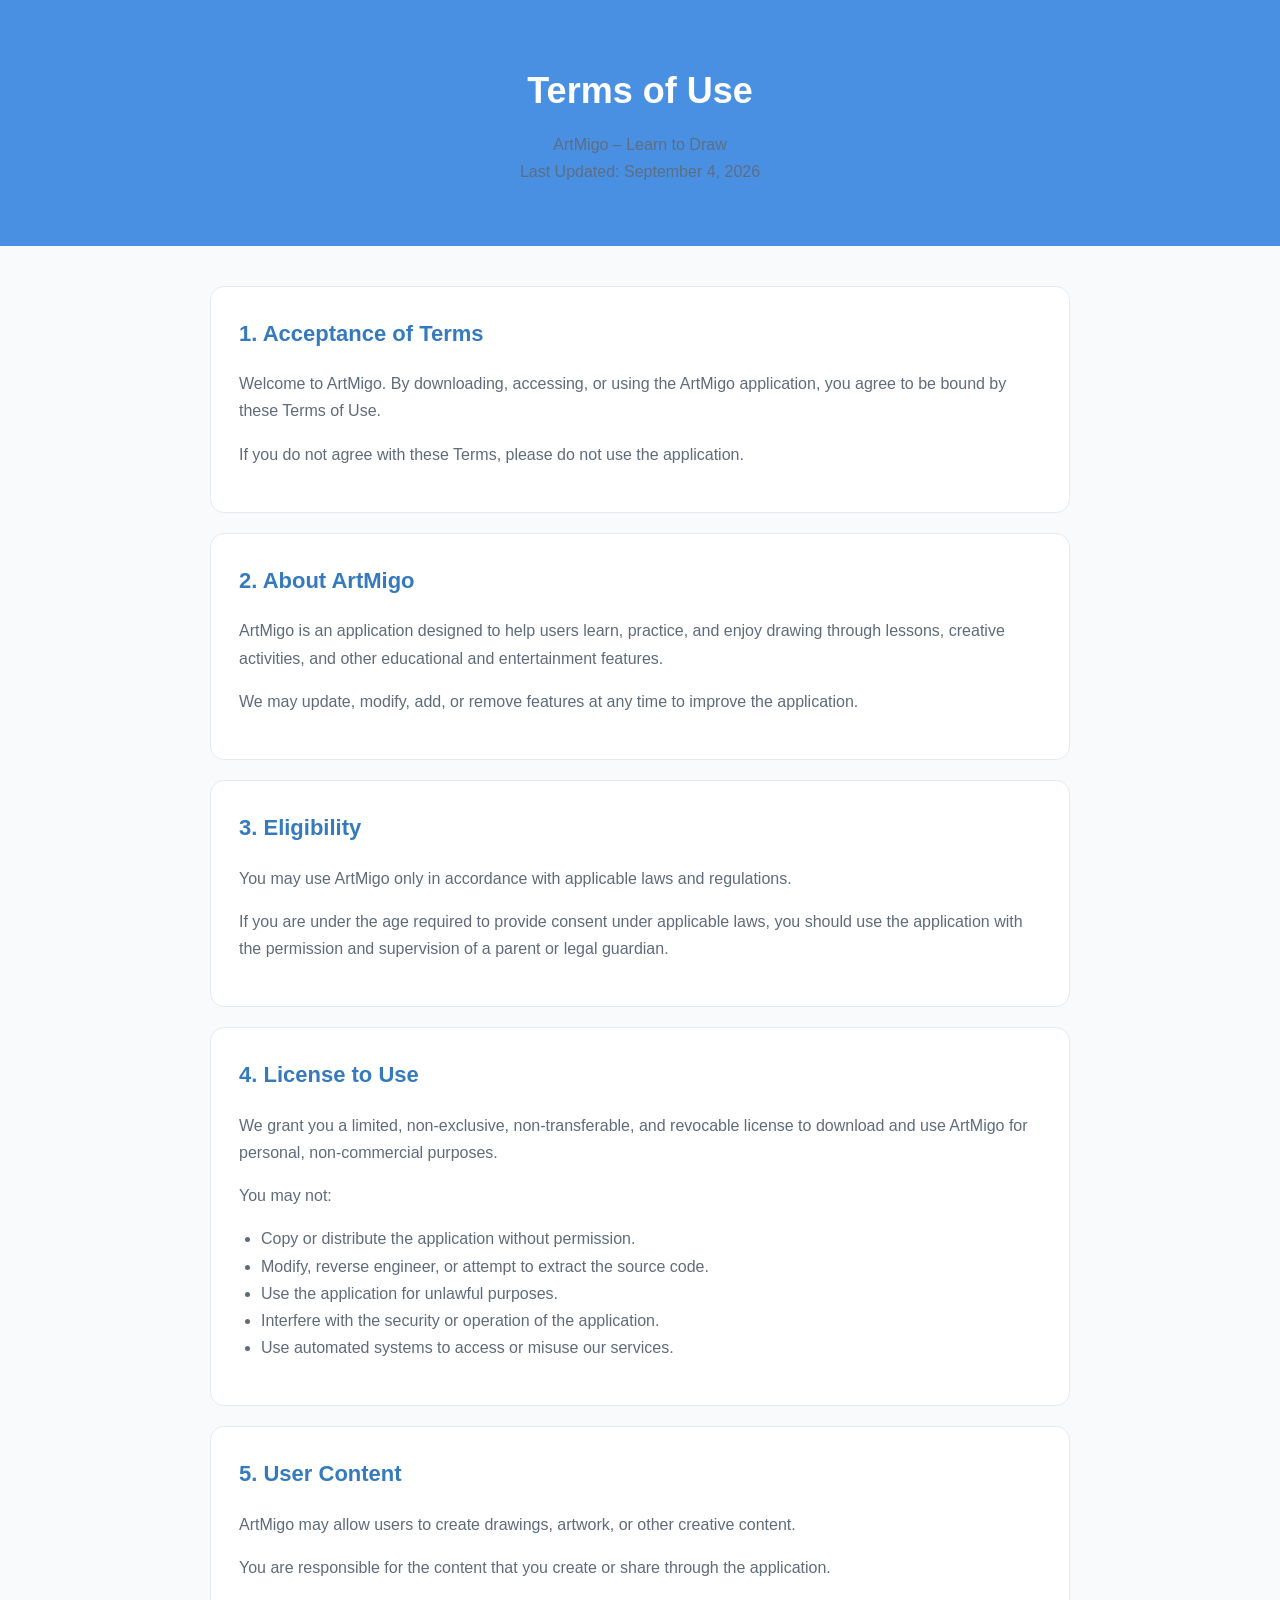
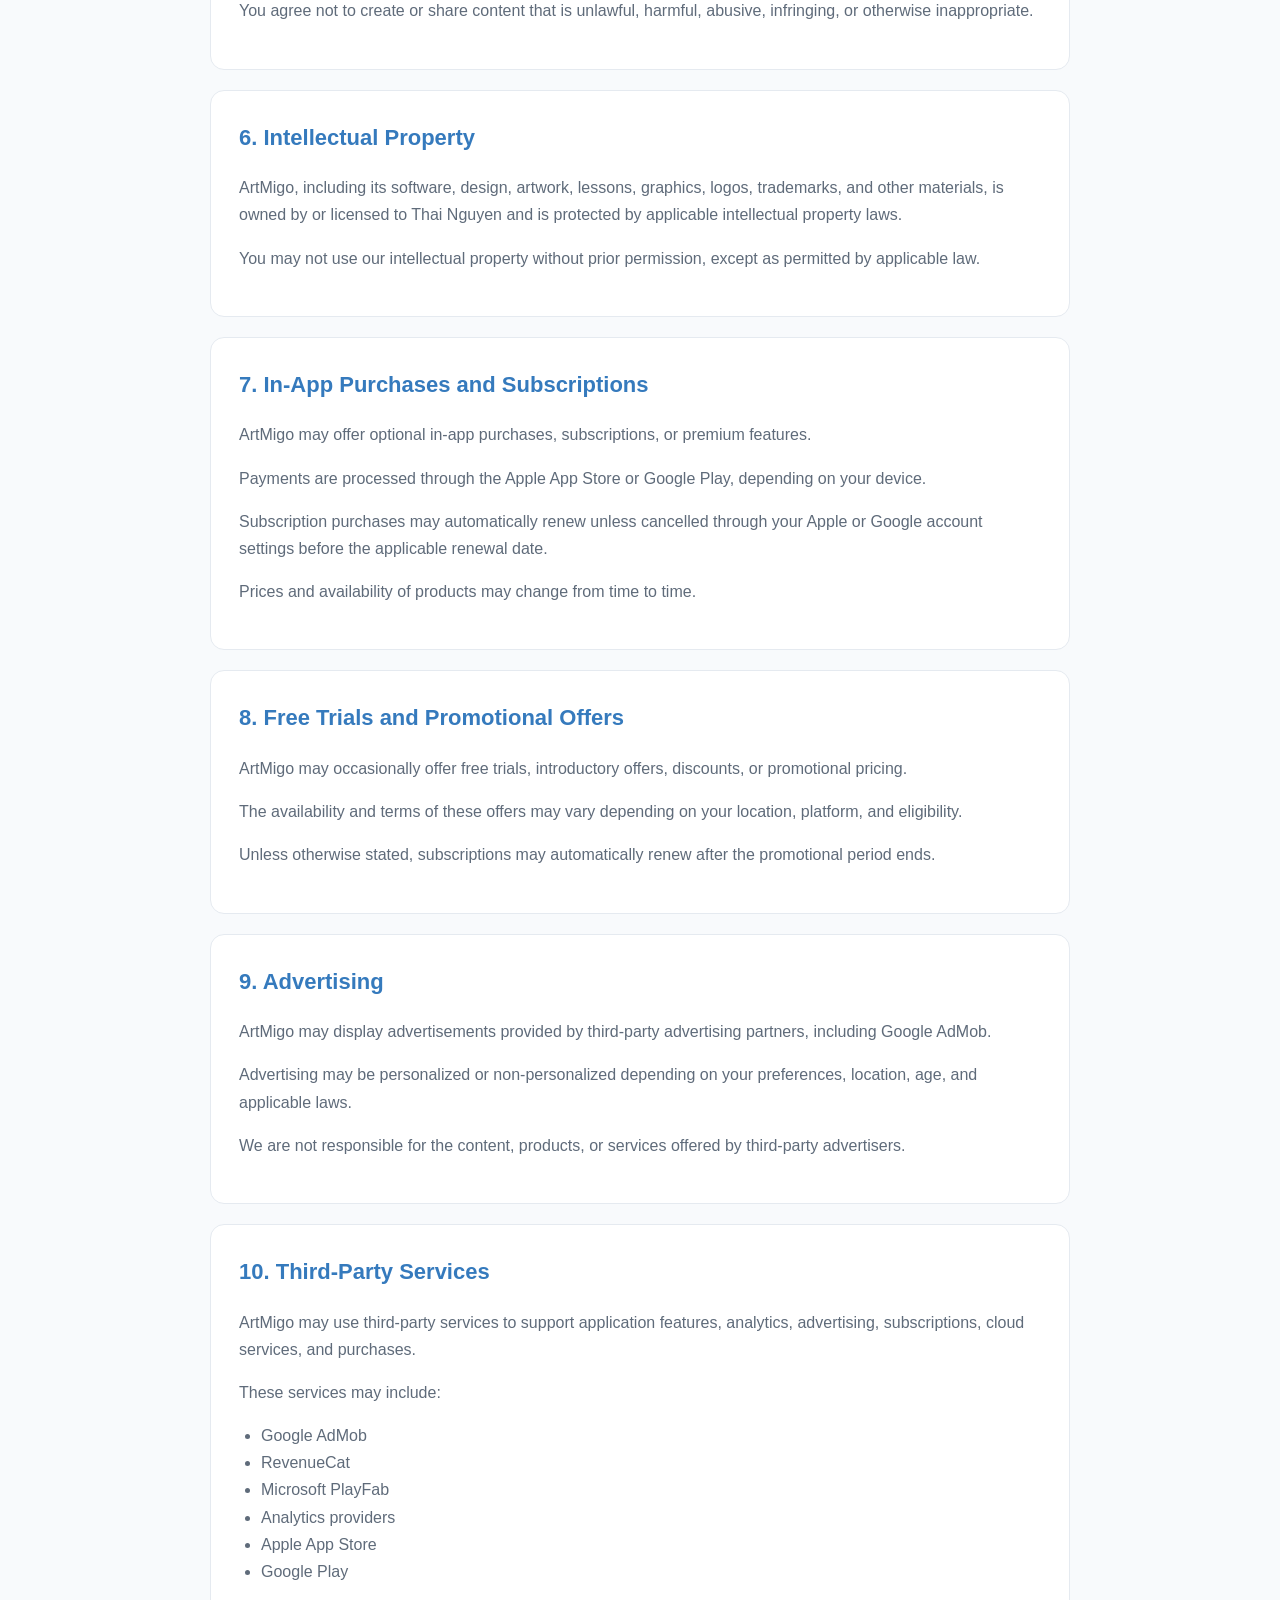
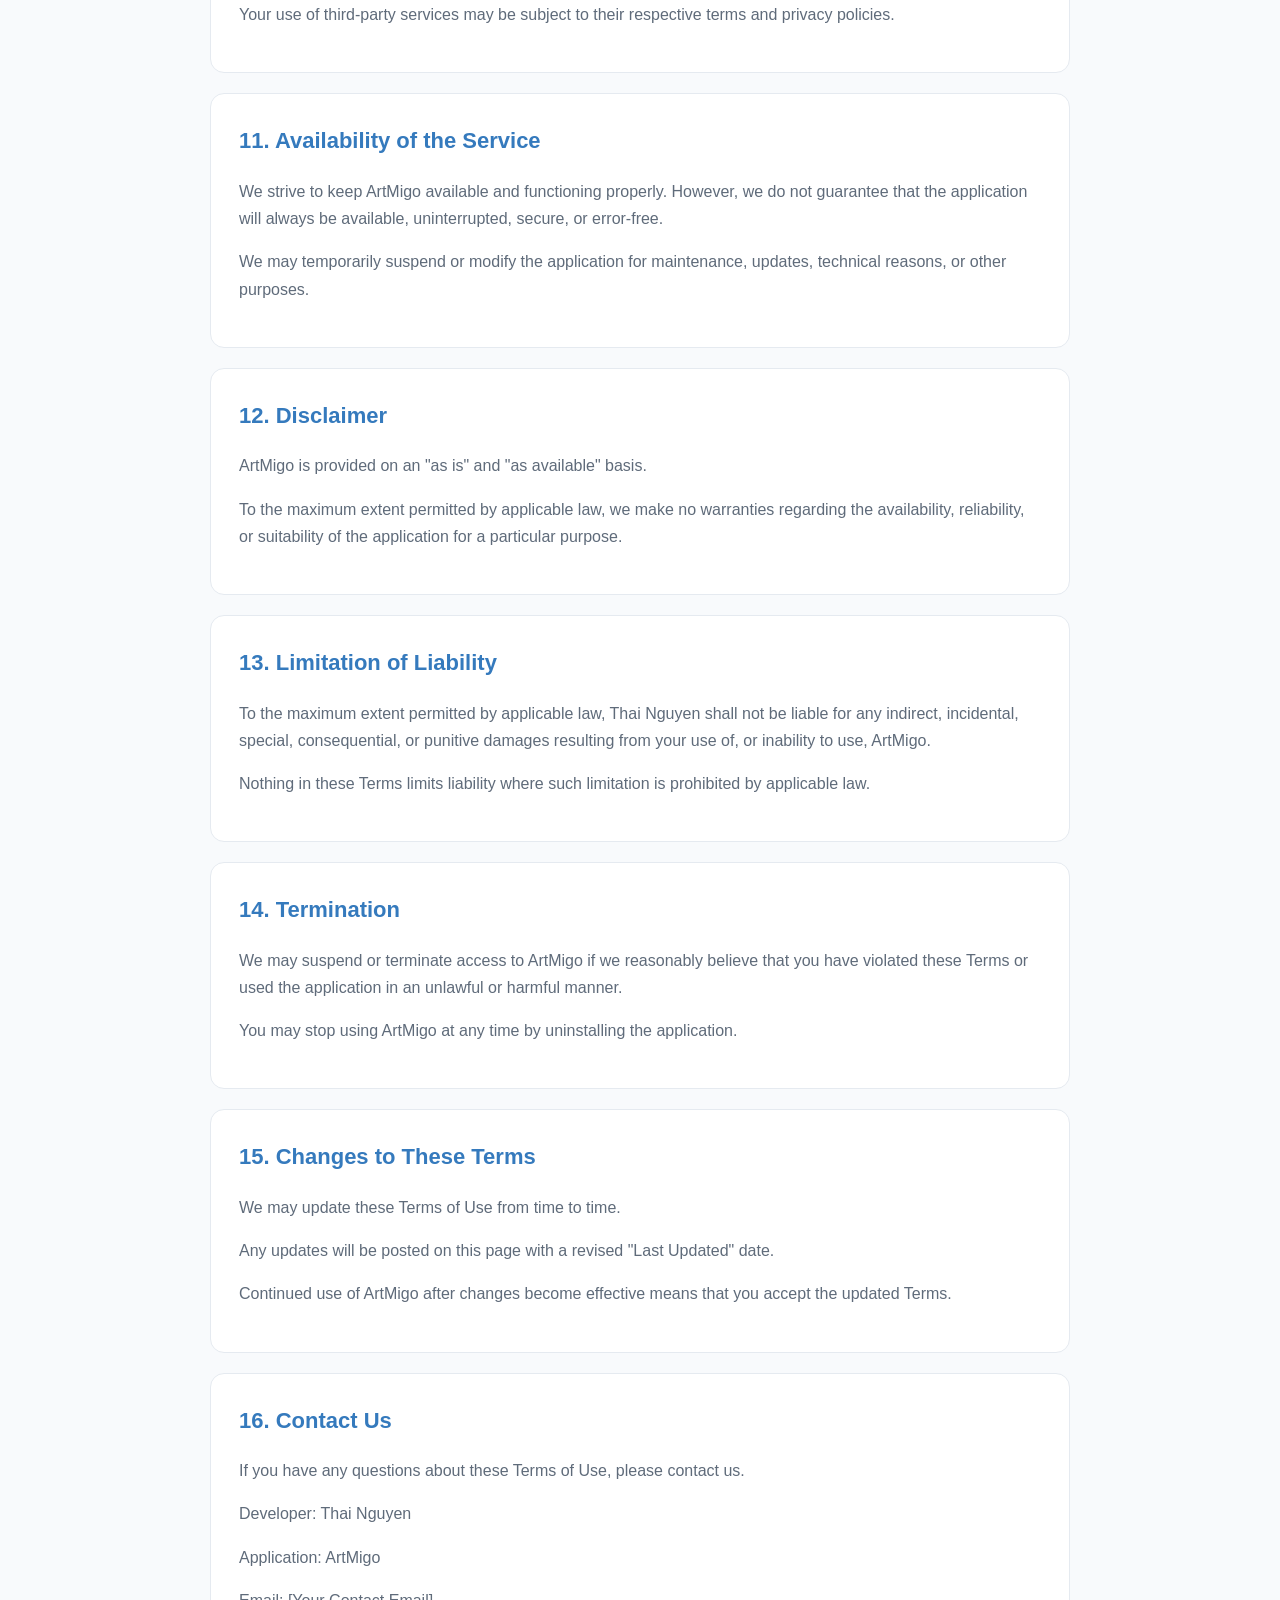
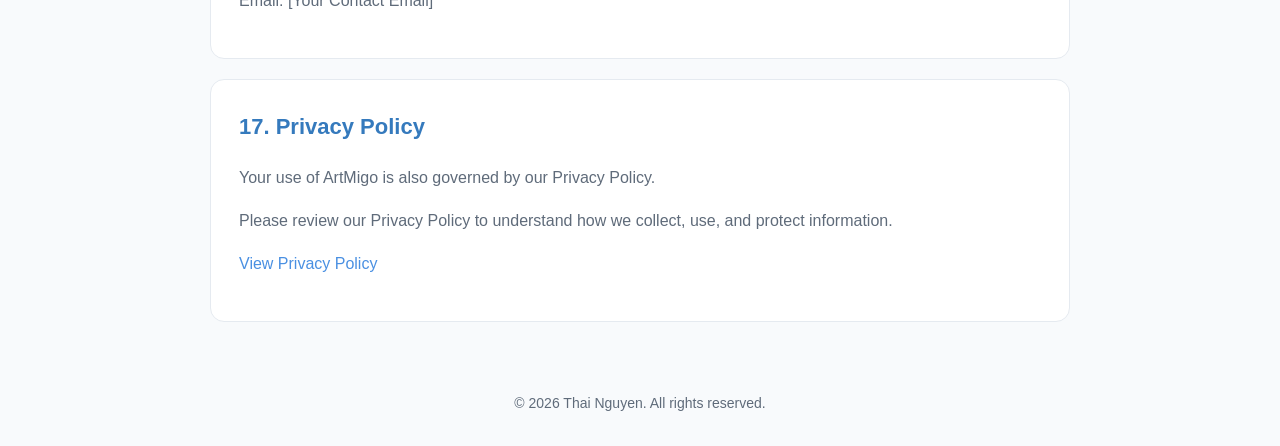
<file: terms-of-use.html>
<!DOCTYPE html>

<html lang="en">
<head>
    <meta charset="UTF-8">
    <meta name="viewport" content="width=device-width, initial-scale=1.0">


<title>Terms of Use - ArtMigo</title>

<style>
    :root {
        --primary: #4A90E2;
        --primary-dark: #357ABD;
        --background: #F8FAFC;
        --card: #FFFFFF;
        --text: #172033;
        --text-secondary: #5F6B7A;
        --border: #E5EAF0;
    }

    * {
        box-sizing: border-box;
    }

    body {
        margin: 0;
        font-family: -apple-system, BlinkMacSystemFont, "Segoe UI",
                     Roboto, Helvetica, Arial, sans-serif;
        background: var(--background);
        color: var(--text);
        line-height: 1.7;
    }

    header {
        background: var(--primary);
        color: white;
        padding: 60px 20px;
        text-align: center;
    }

    header h1 {
        margin: 0 0 10px;
        font-size: 36px;
    }

    header p {
        margin: 0;
        opacity: 0.9;
    }

    main {
        max-width: 900px;
        margin: 40px auto;
        padding: 0 20px;
    }

    section {
        background: var(--card);
        padding: 28px;
        margin-bottom: 20px;
        border: 1px solid var(--border);
        border-radius: 14px;
    }

    h2 {
        margin-top: 0;
        color: var(--primary-dark);
        font-size: 22px;
    }

    h3 {
        margin-top: 24px;
        font-size: 18px;
    }

    p,
    li {
        color: var(--text-secondary);
    }

    ul {
        padding-left: 22px;
    }

    a {
        color: var(--primary);
        text-decoration: none;
    }

    a:hover {
        text-decoration: underline;
    }

    footer {
        text-align: center;
        padding: 30px 20px;
        color: var(--text-secondary);
        font-size: 14px;
    }
</style>


</head>

<body>

<header>
    <h1>Terms of Use</h1>
    <p>ArtMigo – Learn to Draw</p>
    <p>Last Updated: September 4, 2026</p>
</header>

<main>

<section>
    <h2>1. Acceptance of Terms</h2>


<p>
    Welcome to ArtMigo. By downloading, accessing, or using the ArtMigo
    application, you agree to be bound by these Terms of Use.
</p>

<p>
    If you do not agree with these Terms, please do not use the application.
</p>


</section>

<section>
    <h2>2. About ArtMigo</h2>


<p>
    ArtMigo is an application designed to help users learn, practice,
    and enjoy drawing through lessons, creative activities, and other
    educational and entertainment features.
</p>

<p>
    We may update, modify, add, or remove features at any time to improve
    the application.
</p>


</section>

<section>
    <h2>3. Eligibility</h2>


<p>
    You may use ArtMigo only in accordance with applicable laws and
    regulations.
</p>

<p>
    If you are under the age required to provide consent under applicable
    laws, you should use the application with the permission and
    supervision of a parent or legal guardian.
</p>


</section>

<section>
    <h2>4. License to Use</h2>


<p>
    We grant you a limited, non-exclusive, non-transferable, and
    revocable license to download and use ArtMigo for personal,
    non-commercial purposes.
</p>

<p>
    You may not:
</p>

<ul>
    <li>Copy or distribute the application without permission.</li>
    <li>Modify, reverse engineer, or attempt to extract the source code.</li>
    <li>Use the application for unlawful purposes.</li>
    <li>Interfere with the security or operation of the application.</li>
    <li>Use automated systems to access or misuse our services.</li>
</ul>


</section>

<section>
    <h2>5. User Content</h2>


<p>
    ArtMigo may allow users to create drawings, artwork, or other
    creative content.
</p>

<p>
    You are responsible for the content that you create or share through
    the application.
</p>

<p>
    You agree not to create or share content that is unlawful, harmful,
    abusive, infringing, or otherwise inappropriate.
</p>


</section>

<section>
    <h2>6. Intellectual Property</h2>


<p>
    ArtMigo, including its software, design, artwork, lessons, graphics,
    logos, trademarks, and other materials, is owned by or licensed to
    Thai Nguyen and is protected by applicable intellectual property laws.
</p>

<p>
    You may not use our intellectual property without prior permission,
    except as permitted by applicable law.
</p>


</section>

<section>
    <h2>7. In-App Purchases and Subscriptions</h2>


<p>
    ArtMigo may offer optional in-app purchases, subscriptions, or
    premium features.
</p>

<p>
    Payments are processed through the Apple App Store or Google Play,
    depending on your device.
</p>

<p>
    Subscription purchases may automatically renew unless cancelled
    through your Apple or Google account settings before the applicable
    renewal date.
</p>

<p>
    Prices and availability of products may change from time to time.
</p>


</section>

<section>
    <h2>8. Free Trials and Promotional Offers</h2>


<p>
    ArtMigo may occasionally offer free trials, introductory offers,
    discounts, or promotional pricing.
</p>

<p>
    The availability and terms of these offers may vary depending on
    your location, platform, and eligibility.
</p>

<p>
    Unless otherwise stated, subscriptions may automatically renew after
    the promotional period ends.
</p>


</section>

<section>
    <h2>9. Advertising</h2>


<p>
    ArtMigo may display advertisements provided by third-party
    advertising partners, including Google AdMob.
</p>

<p>
    Advertising may be personalized or non-personalized depending on
    your preferences, location, age, and applicable laws.
</p>

<p>
    We are not responsible for the content, products, or services offered
    by third-party advertisers.
</p>


</section>

<section>
    <h2>10. Third-Party Services</h2>


<p>
    ArtMigo may use third-party services to support application features,
    analytics, advertising, subscriptions, cloud services, and purchases.
</p>

<p>
    These services may include:
</p>

<ul>
    <li>Google AdMob</li>
    <li>RevenueCat</li>
    <li>Microsoft PlayFab</li>
    <li>Analytics providers</li>
    <li>Apple App Store</li>
    <li>Google Play</li>
</ul>

<p>
    Your use of third-party services may be subject to their respective
    terms and privacy policies.
</p>


</section>

<section>
    <h2>11. Availability of the Service</h2>


<p>
    We strive to keep ArtMigo available and functioning properly.
    However, we do not guarantee that the application will always be
    available, uninterrupted, secure, or error-free.
</p>

<p>
    We may temporarily suspend or modify the application for maintenance,
    updates, technical reasons, or other purposes.
</p>


</section>

<section>
    <h2>12. Disclaimer</h2>


<p>
    ArtMigo is provided on an "as is" and "as available" basis.
</p>

<p>
    To the maximum extent permitted by applicable law, we make no
    warranties regarding the availability, reliability, or suitability
    of the application for a particular purpose.
</p>


</section>

<section>
    <h2>13. Limitation of Liability</h2>


<p>
    To the maximum extent permitted by applicable law, Thai Nguyen
    shall not be liable for any indirect, incidental, special,
    consequential, or punitive damages resulting from your use of,
    or inability to use, ArtMigo.
</p>

<p>
    Nothing in these Terms limits liability where such limitation is
    prohibited by applicable law.
</p>


</section>

<section>
    <h2>14. Termination</h2>


<p>
    We may suspend or terminate access to ArtMigo if we reasonably
    believe that you have violated these Terms or used the application
    in an unlawful or harmful manner.
</p>

<p>
    You may stop using ArtMigo at any time by uninstalling the application.
</p>


</section>

<section>
    <h2>15. Changes to These Terms</h2>


<p>
    We may update these Terms of Use from time to time.
</p>

<p>
    Any updates will be posted on this page with a revised
    "Last Updated" date.
</p>

<p>
    Continued use of ArtMigo after changes become effective means that
    you accept the updated Terms.
</p>


</section>

<section>
    <h2>16. Contact Us</h2>


<p>
    If you have any questions about these Terms of Use,
    please contact us.
</p>

<p>
    Developer: Thai Nguyen
</p>

<p>
    Application: ArtMigo
</p>

<p>
    Email: [Your Contact Email]
</p>


</section>

<section>
    <h2>17. Privacy Policy</h2>


<p>
    Your use of ArtMigo is also governed by our Privacy Policy.
</p>

<p>
    Please review our Privacy Policy to understand how we collect,
    use, and protect information.
</p>

<p>
    <a href="privacy-policy.html">
        View Privacy Policy
    </a>
</p>


</section>

</main>

<footer>
    © 2026 Thai Nguyen. All rights reserved.
</footer>

</body>
</html>
</file>
<file: css/style.css>
/* Website template by freewebsitetemplates.com */

html {
    font-family: Arial, Helvetica, sans-serif;
}

body {
    background: url(../images/bg-body.jpg) repeat;
    margin: 0;
}

img {
    border: 0;
}

#background {
    background-color: #050404;
    display: block;
    height: 1440px;
    width: 50%;
    position: absolute;
    left: 0;
    top: 0;
}

#page {
    background: url(../images/bg-page.jpg) repeat-y left top;
    width: 960px;
    margin: 0 auto;
    position: relative;
}

/* Icons */

#connect .facebook,
#connect .twitter,
#connect .link-us {
    background: url(../images/icons.gif) no-repeat;
}

#contents span.header,
#contents h3,
#contents ul li,
#contents div.blogs span {
    background: url(../images/interface.gif) no-repeat;
}

/* =========================================
   SIDEBAR
========================================= */

#sidebar {
    float: left;
    color: #ebebeb;
    height: 100%;
    min-height: 1440px;
    width: 260px;
    padding-left: 5px;
    position: relative;
}

#sidebar ul {
    list-style-type: none;
    margin: 0 0 60px;
    padding: 0;
    text-align: left;
}

#sidebar a {
    color: #ebebeb;
    text-decoration: none;
}

/* =========================================
   LOGO
========================================= */

#logo {
    line-height: 20px;
    margin: 0 0 60px;
}

#logo a {
    background: url(../images/logo.jpg) no-repeat right top;
    color: #045dd1;
    display: block;
    font-size: 14px;
    width: 209px;
    padding: 159px 25px 0;
    text-align: center;
}

#logo a em {
    font-size: 16px;
}

#logo a b {
    font-weight: bold;
}

/* =========================================
   NAVIGATION
========================================= */

#navigation li {
    font-size: 19px;
    line-height: 40px;
}

#navigation li a {
    display: block;
    width: 259px;
    text-transform: uppercase;
}

#navigation li.selected a,
#navigation li a:hover {
    background: url(../images/arrow-left.png) no-repeat 190px center;
}

/* =========================================
   SOCIAL LINKS
========================================= */

#connect {
    display: inline-block;
}

#connect li {
    float: left;
    width: 85px;
    text-align: center;
}

#connect li a {
    display: block;
    height: 36px;
    margin: 0 auto;
}

#connect .facebook {
    background-position: 0 0;
    width: 40px;
}

#connect .twitter {
    background-position: 0 -47px;
    width: 46px;
}

#connect .link-us {
    background-position: 0 -94px;
    width: 40px;
}

/* =========================================
   LEGAL LINKS
========================================= */

.legal-links {
    width: 100%;
    text-align: center;
    margin-top: 110px;
    margin-bottom: 20px;
}

.legal-links a {
    display: inline-block;
    color: #ebebeb;
    font-size: 12px;
    text-decoration: none;
    margin: 0 12px;
}

.legal-links a:hover {
    color: #045dd1;
    text-decoration: underline;
}

/* =========================================
   FOOTER
========================================= */

#sidebar .footer {
    font-size: 12px;
    line-height: 20px;
    text-align: center;
    width: 100%;
}

#sidebar .footer a {
    color: #ebebeb;
}

#sidebar .footer a:hover {
    color: #045dd1;
}

/* =========================================
   CONTENTS
========================================= */

#contents {
    min-height: 1380px;
    width: 690px;
    margin: 0 0 0 264px;
    padding-top: 60px;
}

#contents span.header {
    background-position: 0 -224px;
    display: block;
    height: 47px;
    width: 644px;
    margin: 0 auto 13px;
}

#contents h3 {
    background-position: 0 -154px;
    color: #ebebeb;
    font-weight: normal;
    height: 27px;
    width: 596px;
    margin: 0 auto;
    padding: 18px 8px 15px;
    text-transform: uppercase;
}

#contents div {
    width: 612px;
    margin: 0 auto;
    padding: 0 0 20px;
}

#contents div a {
    color: #a40e0e;
    text-decoration: none;
}

#contents div p {
    font-size: 13px;
    line-height: 20px;
    margin: 20px 0 19px;
    padding: 0 0 20px;
}

#contents ul.images {
    display: inline-block;
    list-style-type: none;
    width: 622px;
    margin: 0 auto 15px;
}

#contents ul.images li {
    float: left;
    background-position: 0 0;
    height: 130px;
    width: 130px;
    margin: 13px 5px 13px;
    padding: 7px 7px 17px;
}

#contents .img-gallery {
    color: #000000;
    display: block;
    font-size: 11px;
    line-height: 20px;
    margin-left: 40px;
}

#contents a.more {
    font-style: italic;
    text-decoration: underline;
}

/* =========================================
   ABOUT
========================================= */

#contents div.links a {
    background-color: #bfbdbd;
    color: #faf7f7;
    font-size: 12px;
    padding: 2px 10px 1px;
    text-decoration: none;
    text-transform: uppercase;
}

#contents div.about {
    margin-bottom: 0;
    padding-bottom: 20px;
}

#contents div.about span {
    font-size: 13px;
    line-height: 20px;
    text-transform: uppercase;
}

#contents div.tags {
    background-color: #bfbdbd;
    height: 40px;
    line-height: 40px;
    margin-bottom: 20px;
    padding: 0;
}

#contents div.tags span {
    color: #626262;
    font-size: 0.92em;
    padding: 0 10px;
    text-transform: uppercase;
}

#contents div.tags a {
    color: #faf7f7;
    font-size: 12px;
    padding: 0 10px;
}

/* =========================================
   BLOG
========================================= */

#contents div.blogs p {
    height: 160px;
    margin: 0;
    padding: 0;
}

#contents div.blogs span {
    float: left;
    background-position: 0 0;
    display: block;
    height: 130px;
    width: 130px;
    margin-right: 10px;
    padding: 7px 7px 23px;
}

#contents div.paginate a {
    color: #434242;
    font-size: 0.9em;
    padding: 0 3px;
}

/* =========================================
   IE6
========================================= */

#background {
    _height: 1440px;
}

#sidebar {
    _height: 1440px;
}
</file>
